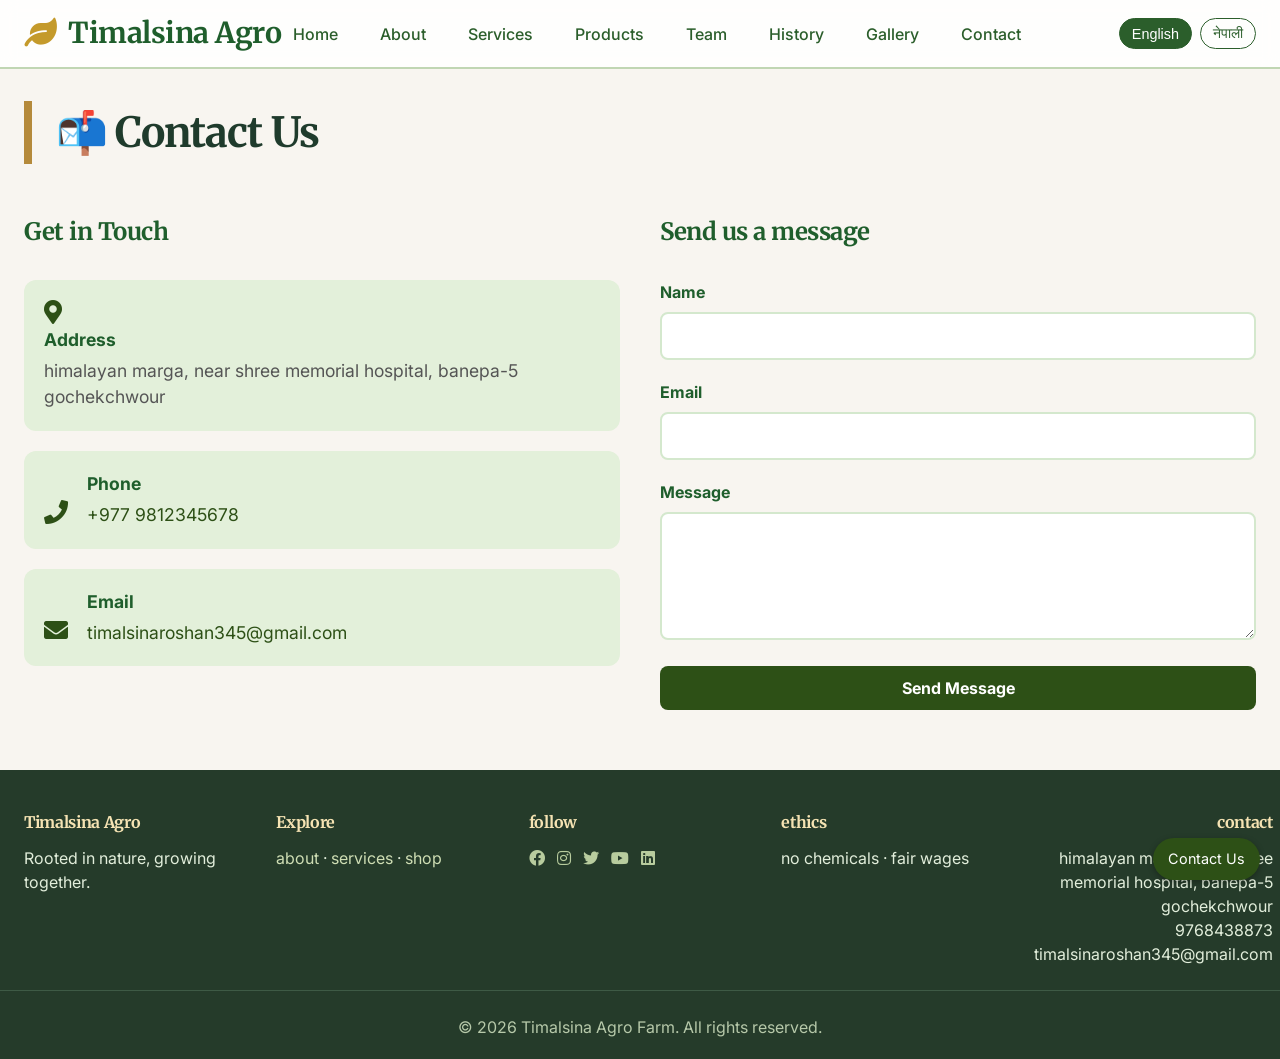
<file: contact.html>
<!DOCTYPE html>
<html lang="en">
<head>
  <meta charset="UTF-8">
  <meta name="viewport" content="width=device-width, initial-scale=1.0">
  <title>Contact - Timalsina Agro Farm</title>
  <link rel="stylesheet" href="https://use.fontawesome.com/releases/v5.15.4/css/all.css">
  <link href="https://fonts.googleapis.com/css2?family=Inter:opsz@14..32&family=Merriweather:wght@400;700&display=swap" rel="stylesheet">
  <link rel="stylesheet" href="about.css">
  <script src="translations.js"></script>
</head>
<body>
  <nav class="navbar">
    <div class="container nav-container">
      <div class="logo">
        <a href="index.html"><i class="fas fa-leaf"></i> Timalsina Agro</a>
      </div>
      <div class="nav-links">
        <a href="index.html" data-translate="nav-home">Home</a>
        <a href="aboutus.html" data-translate="nav-about">About</a>
        <a href="service.html" data-translate="nav-services">Services</a>
        <a href="product.html" data-translate="nav-products">Products</a>
        <a href="member.html" data-translate="nav-team">Team</a>
        <a href="history.html" data-translate="nav-history">History</a>
        <a href="image.html" data-translate="nav-gallery">Gallery</a>
        <a href="contact.html" data-translate="nav-contact">Contact</a>
      </div>
      <div class="language-switcher">
        <button data-lang="en" class="lang-btn active">English</button>
        <button data-lang="ne" class="lang-btn">नेपाली</button>
      </div>
    </div>
  </nav>

  <main class="container">
    <h1 class="page-title" data-translate="contact-title">📬 Contact Us</h1>
    
    <div style="display: grid; grid-template-columns: 1fr 1fr; gap: 40px; margin: 50px 0;">
      <section class="contact-info">
        <h2 style="color:#1f5e2c; margin-bottom:30px;" data-translate="contact-subtitle">Get in Touch</h2>
        
        <div class="contact-card" style="background:#e3f0da; padding:20px; border-radius:12px; margin-bottom:20px; animation: fadeInUp 0.6s ease-out;">
          <i class="fas fa-map-marker-alt" style="color:#2d5016; font-size:1.5rem; margin-right:15px;"></i>
          <div style="display:inline-block;">
            <p style="margin:0; font-weight:bold; color:#1f5e2c;" data-translate="contact-address-label">Address</p>
            <p style="margin:5px 0 0 0; color:#555;" data-translate="contact-address">123 Green Valley Road, Agriculture Town</p>
          </div>
        </div>

        <div class="contact-card" style="background:#e3f0da; padding:20px; border-radius:12px; margin-bottom:20px; animation: fadeInUp 0.7s ease-out;">
          <i class="fas fa-phone" style="color:#2d5016; font-size:1.5rem; margin-right:15px;"></i>
          <div style="display:inline-block;">
            <p style="margin:0; font-weight:bold; color:#1f5e2c;" data-translate="contact-phone-label">Phone</p>
            <p style="margin:5px 0 0 0; color:#555;"><a href="tel:+97798123456" style="color:#2d5016; text-decoration:none;" data-translate="contact-phone">+977 9812345678</a></p>
          </div>
        </div>

        <div class="contact-card" style="background:#e3f0da; padding:20px; border-radius:12px; animation: fadeInUp 0.8s ease-out;">
          <i class="fas fa-envelope" style="color:#2d5016; font-size:1.5rem; margin-right:15px;"></i>
          <div style="display:inline-block;">
            <p style="margin:0; font-weight:bold; color:#1f5e2c;" data-translate="contact-email-label">Email</p>
            <p style="margin:5px 0 0 0; color:#555;"><a href="mailto:info@timalsinaagro.com" style="color:#2d5016; text-decoration:none;" data-translate="contact-email">info@timalsinaagro.com</a></p>
          </div>
        </div>
      </section>

      <section class="contact-form" style="animation: fadeInUp 0.9s ease-out;">
        <h2 style="color:#1f5e2c; margin-bottom:30px;" data-translate="contact-form-heading">Send us a message</h2>
        <form action="https://formspree.io/f/mpqywjnn" method="POST">
          <div style="margin-bottom:20px;">
            <label for="name" style="display:block; color:#1f5e2c; font-weight:bold; margin-bottom:8px;" data-translate="contact-form-name">Name</label>
            <input type="text" id="name" name="name" required style="width:100%; padding:12px; border:2px solid #d4e8cd; border-radius:8px; font-family:inherit; transition:border-color 0.3s; box-sizing:border-box;" onfocus="this.style.borderColor='#2d5016';" onblur="this.style.borderColor='#d4e8cd';"><br>
          </div>
          <div style="margin-bottom:20px;">
            <label for="email" style="display:block; color:#1f5e2c; font-weight:bold; margin-bottom:8px;" data-translate="contact-form-email">Email</label>
            <input type="email" id="email" name="email" required style="width:100%; padding:12px; border:2px solid #d4e8cd; border-radius:8px; font-family:inherit; transition:border-color 0.3s; box-sizing:border-box;" onfocus="this.style.borderColor='#2d5016';" onblur="this.style.borderColor='#d4e8cd';"><br>
          </div>
          <div style="margin-bottom:20px;">
            <label for="message" style="display:block; color:#1f5e2c; font-weight:bold; margin-bottom:8px;" data-translate="contact-form-message">Message</label>
            <textarea id="message" name="message" rows="5" required style="width:100%; padding:12px; border:2px solid #d4e8cd; border-radius:8px; font-family:inherit; resize:vertical; transition:border-color 0.3s; box-sizing:border-box;" onfocus="this.style.borderColor='#2d5016';" onblur="this.style.borderColor='#d4e8cd';"></textarea><br>
          </div>
          <button type="submit" style="background:#2d5016; color:white; padding:12px 30px; border:none; border-radius:8px; font-size:1rem; font-weight:bold; cursor:pointer; transition:background 0.3s, transform 0.2s; width:100%;" onmouseover="this.style.background='#1f5e2c'; this.style.transform='translateY(-2px)';" onmouseout="this.style.background='#2d5016'; this.style.transform='translateY(0)';">Send Message</button>
        </form>
      </section>
    </div>
  </main>

  <footer class="footer">
    <div class="container">
      <div>
        <h4>Timalsina Agro</h4>
        <p>Rooted in nature, growing together.</p>
      </div>
      <div>
        <h4>Explore</h4>
        <a href="aboutus.html">about</a> · <a href="service.html">services</a> · <a href="product.html">shop</a>
      </div>
      <div>
        <h4>follow</h4>
        <a href="https://facebook.com/YourPage" target="_blank"><i class="fab fa-facebook"></i></a>
        <a href="https://instagram.com/YourProfile" target="_blank"><i class="fab fa-instagram"></i></a>
        <a href="https://twitter.com/YourHandle" target="_blank"><i class="fab fa-twitter"></i></a>
        <a href="https://youtube.com/YourChannel" target="_blank"><i class="fab fa-youtube"></i></a>
        <a href="https://linkedin.com/in/YourProfile" target="_blank"><i class="fab fa-linkedin"></i></a>
      </div>
      <div>
        <h4>ethics</h4>
        <p>no chemicals · fair wages</p>
      </div>
      <div style="margin-left:auto; text-align:right;">
        <h4>contact</h4>
        <p>himalayan marga, near shree memorial hospital, banepa-5 gochekchwour<br>9768438873<br>timalsinaroshan345@gmail.com</p>
      </div>
    </div>
    <div class="copyright">
      <p>© 2026 Timalsina Agro Farm. All rights reserved.</p>
    </div>
    <a href="contact.html" style="position:fixed; bottom:20px; right:20px; background:#2d5016; color:white; padding:10px 15px; border-radius:50px; text-decoration:none; font-size:0.9rem; box-shadow:0 2px 6px rgba(0,0,0,0.3);">Contact Us</a>
  </footer>
</body>
</html>
</file>
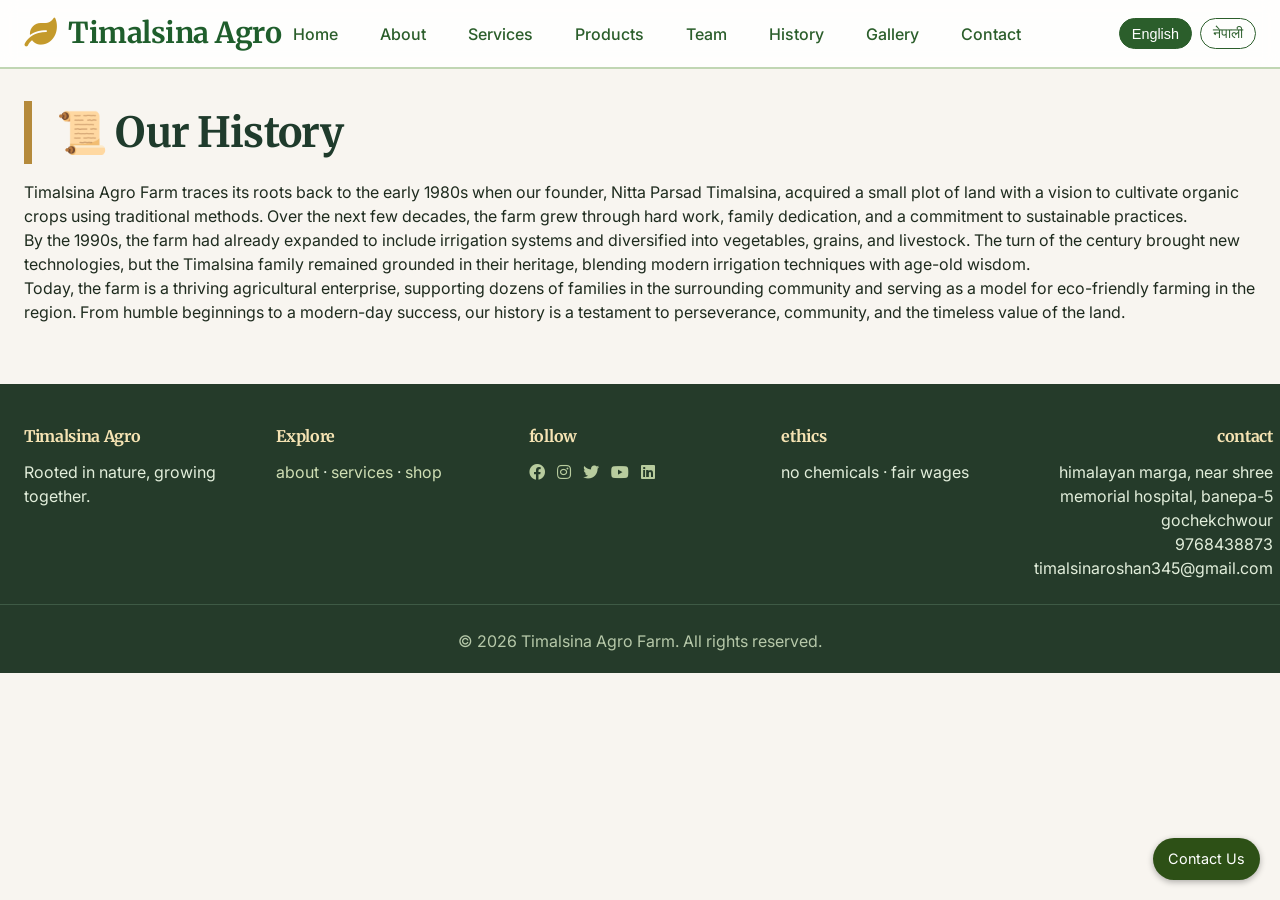
<file: history.html>
<!DOCTYPE html>
<html lang="en">
<head>
  <meta charset="UTF-8">
  <meta name="viewport" content="width=device-width, initial-scale=1.0">
  <title>History - Timalsina Agro Farm</title>
  <link rel="stylesheet" href="https://use.fontawesome.com/releases/v5.15.4/css/all.css">
  <link href="https://fonts.googleapis.com/css2?family=Inter:opsz@14..32&family=Merriweather:wght@400;700&display=swap" rel="stylesheet">
  <link rel="stylesheet" href="about.css">
  <script src="translations.js"></script>
</head>
<body>
  <nav class="navbar">
    <div class="container nav-container">
      <div class="logo">
        <a href="index.html"><i class="fas fa-leaf"></i> Timalsina Agro</a>
      </div>
      <div class="nav-links">
        <a href="index.html" data-translate="nav-home">Home</a>
        <a href="aboutus.html" data-translate="nav-about">About</a>
        <a href="service.html" data-translate="nav-services">Services</a>
        <a href="product.html" data-translate="nav-products">Products</a>
        <a href="member.html" data-translate="nav-team">Team</a>
        <a href="history.html" data-translate="nav-history">History</a>
        <a href="image.html" data-translate="nav-gallery">Gallery</a>
        <a href="contact.html" data-translate="nav-contact">Contact</a>
      </div>
      <div class="language-switcher">
        <button data-lang="en" class="lang-btn active">English</button>
        <button data-lang="ne" class="lang-btn">नेपाली</button>
      </div>
    </div>
  </nav>

  <main class="container">
    <h1 class="page-title" data-translate="history-title">📜 Our History</h1>
    <section class="history-content">
      <p data-translate="history-para1">Timalsina Agro Farm traces its roots back to the early 1980s when our founder, Nitta Parsad
      Timalsina, acquired a small plot of land with a vision to cultivate organic crops using
      traditional methods. Over the next few decades, the farm grew through hard work, family
      dedication, and a commitment to sustainable practices.</p>

      <p data-translate="history-para2">By the 1990s, the farm had already expanded to include irrigation systems and diversified
      into vegetables, grains, and livestock. The turn of the century brought new technologies,
      but the Timalsina family remained grounded in their heritage, blending modern irrigation
      techniques with age-old wisdom.</p>

      <p data-translate="history-para3">Today, the farm is a thriving agricultural enterprise, supporting dozens of families
      in the surrounding community and serving as a model for eco-friendly farming in the
      region. From humble beginnings to a modern-day success, our history is a testament
      to perseverance, community, and the timeless value of the land.</p>
    </section>
  </main>

  <footer class="footer">
    <div class="container">
      <div>
        <h4>Timalsina Agro</h4>
        <p>Rooted in nature, growing together.</p>
      </div>
      <div>
        <h4>Explore</h4>
        <a href="aboutus.html">about</a> · <a href="service.html">services</a> · <a href="product.html">shop</a>
      </div>
      <div>
        <h4>follow</h4>
        <a href="https://facebook.com/YourPage" target="_blank"><i class="fab fa-facebook"></i></a>
        <a href="https://instagram.com/YourProfile" target="_blank"><i class="fab fa-instagram"></i></a>
        <a href="https://twitter.com/YourHandle" target="_blank"><i class="fab fa-twitter"></i></a>
        <a href="https://youtube.com/YourChannel" target="_blank"><i class="fab fa-youtube"></i></a>
        <a href="https://linkedin.com/in/YourProfile" target="_blank"><i class="fab fa-linkedin"></i></a>
      </div>
      <div>
        <h4>ethics</h4>
        <p>no chemicals · fair wages</p>
      </div>
      <div style="margin-left:auto; text-align:right;">
        <h4>contact</h4>
        <p>himalayan marga, near shree memorial hospital, banepa-5 gochekchwour<br>9768438873<br>timalsinaroshan345@gmail.com</p>
      </div>
    </div>
    <div class="copyright">
      <p>© 2026 Timalsina Agro Farm. All rights reserved.</p>
    </div>
    <a href="contact.html" style="position:fixed; bottom:20px; right:20px; background:#2d5016; color:white; padding:10px 15px; border-radius:50px; text-decoration:none; font-size:0.9rem; box-shadow:0 2px 6px rgba(0,0,0,0.3);">Contact Us</a>
  </footer>
</body>
</html>
</file>
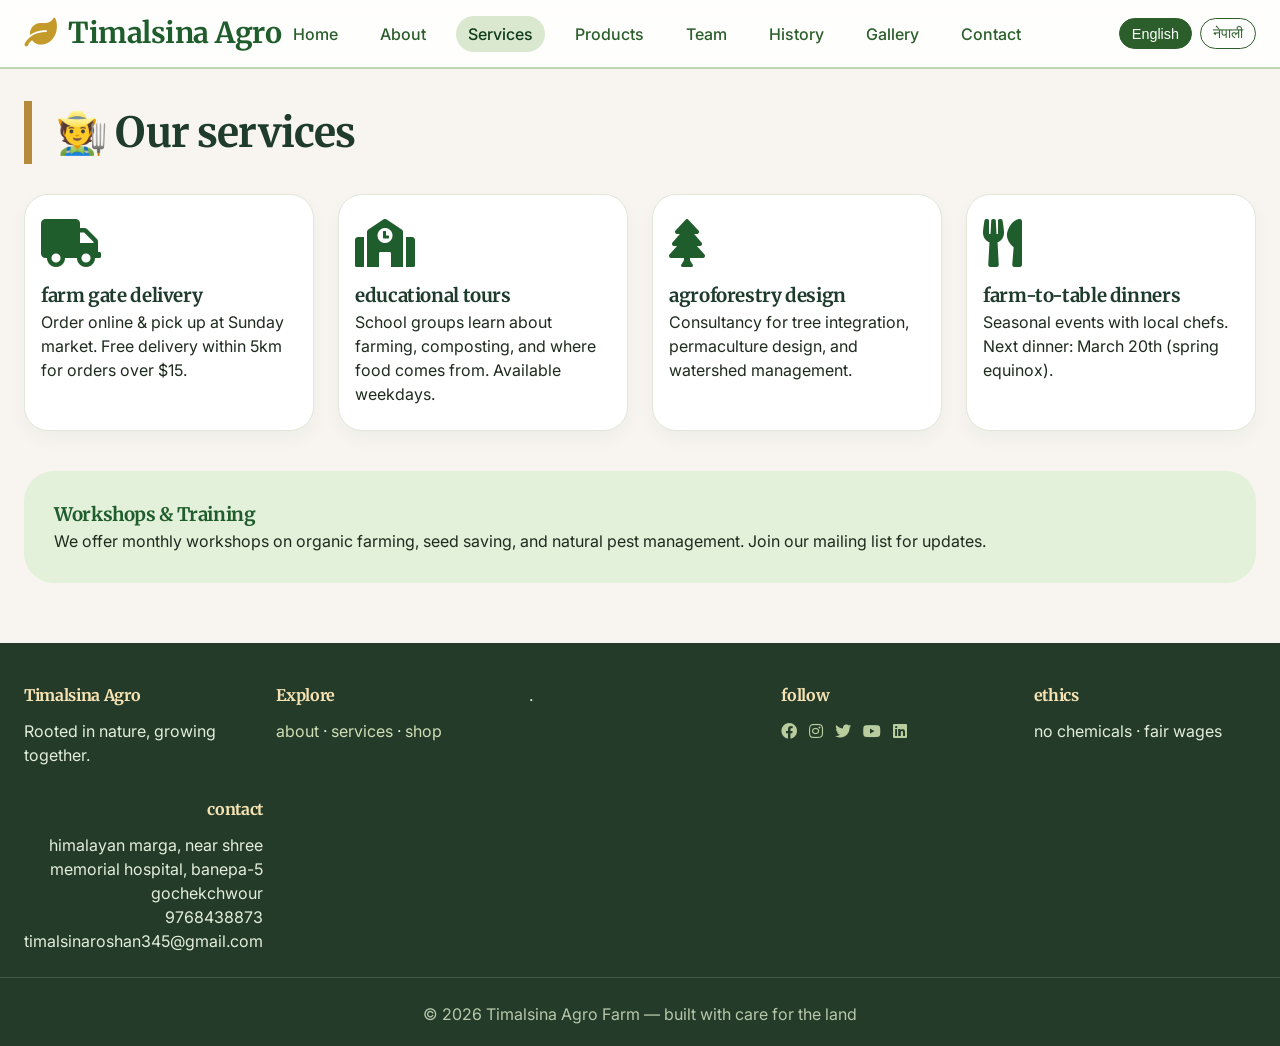
<file: service.html>
<!DOCTYPE html>
<html lang="en">
<head>
  <meta charset="UTF-8">
  <meta name="viewport" content="width=device-width, initial-scale=1.0">
  <title>Services - Timalsina Agro Farm</title>
  <link rel="stylesheet" href="https://use.fontawesome.com/releases/v5.15.4/css/all.css">
  <link href="https://fonts.googleapis.com/css2?family=Inter:opsz@14..32&family=Merriweather:wght@400;700&display=swap" rel="stylesheet">
  <link rel="stylesheet" href="about.css">
  <script src="translations.js"></script>
</head>
<body>
  <nav class="navbar">
    <div class="container nav-container">
      <div class="logo">
        <a href="index.html"><i class="fas fa-leaf"></i> Timalsina Agro</a>
      </div>
      <div class="nav-links">
        <a href="index.html" data-translate="nav-home">Home</a>
        <a href="aboutus.html" data-translate="nav-about">About</a>
        <a href="service.html" data-translate="nav-services">Services</a>
        <a href="product.html" data-translate="nav-products">Products</a>
        <a href="member.html" data-translate="nav-team">Team</a>
        <a href="history.html" data-translate="nav-history">History</a>
        <a href="image.html" data-translate="nav-gallery">Gallery</a>
        <a href="contact.html" data-translate="nav-contact">Contact</a>
      </div>
      <div class="language-switcher">
        <button data-lang="en" class="lang-btn active">English</button>
        <button data-lang="ne" class="lang-btn">नेपाली</button>
      </div>
    </div>
  </nav>

  <main class="container">
    <h1 class="page-title" data-translate="services-title">🧑‍🌾 Our services</h1>
    
    <div class="card-grid">
      <div class="card">
        <i class="fas fa-truck fa-3x" style="color:#1f5e2c; margin-bottom: 15px;"></i>
        <h3 data-translate="service-delivery-title">farm gate delivery</h3>
        <p data-translate="service-delivery-desc">Order online & pick up at Sunday market. Free delivery within 5km for orders over $15.</p>
      </div>
      <div class="card">
        <i class="fas fa-school fa-3x" style="color:#1f5e2c; margin-bottom: 15px;"></i>
        <h3 data-translate="service-tours-title">educational tours</h3>
        <p data-translate="service-tours-desc">School groups learn about farming, composting, and where food comes from. Available weekdays.</p>
      </div>
      <div class="card">
        <i class="fas fa-tree fa-3x" style="color:#1f5e2c; margin-bottom: 15px;"></i>
        <h3 data-translate="service-agroforest-title">agroforestry design</h3>
        <p data-translate="service-agroforest-desc">Consultancy for tree integration, permaculture design, and watershed management.</p>
      </div>
      <div class="card">
        <i class="fas fa-utensils fa-3x" style="color:#1f5e2c; margin-bottom: 15px;"></i>
        <h3 data-translate="service-dinners-title">farm-to-table dinners</h3>
        <p data-translate="service-dinners-desc">Seasonal events with local chefs. Next dinner: March 20th (spring equinox).</p>
      </div>
    </div>
    
    <div style="background: #e3f0da; border-radius: 30px; padding: 30px; margin: 40px 0;">
      <h3 style="color:#1f5e2c;" data-translate="service-workshops-title">Workshops & Training</h3>
      <p data-translate="service-workshops-desc">We offer monthly workshops on organic farming, seed saving, and natural pest management. Join our mailing list for updates.</p>
    </div>
  </main>

  <footer class="footer">
    <div class="container">
      <div><h4>Timalsina Agro</h4><p>Rooted in nature, growing together.</p></div>
      <div><h4>Explore</h4><a href="aboutus.html">about</a> · <a href="service.html">services</a> · <a href="product.html">shop</a></div> . 
      <div>
        <h4>follow</h4>
        <a href="https://facebook.com/YourPage" target="_blank" rel="noopener noreferrer"><i class="fab fa-facebook"></i></a>
        <a href="https://instagram.com/YourProfile" target="_blank" rel="noopener noreferrer"><i class="fab fa-instagram"></i></a>
        <a href="https://twitter.com/YourHandle" target="_blank" rel="noopener noreferrer"><i class="fab fa-twitter"></i></a>
        <a href="https://youtube.com/YourChannel" target="_blank" rel="noopener noreferrer"><i class="fab fa-youtube"></i></a>
        <a href="https://linkedin.com/in/YourProfile" target="_blank" rel="noopener noreferrer"><i class="fab fa-linkedin"></i></a>
      </div>
      <div><h4>ethics</h4><p>no chemicals · fair wages</p></div>
      <div style="margin-left:auto; text-align:right;">
        <h4>contact</h4>
        <p>himalayan marga, near shree memorial hospital, banepa-5 gochekchwour<br>9768438873<br>timalsinaroshan345@gmail.com</p>
      </div>
    </div>
    <div class="copyright"><p>© 2026 Timalsina Agro Farm</p></div>
  </footer>

  <script src="about.js"></script>
</body>
</html>
</file>
<file: about.css>
/* === about.css - Timalsina Agro Farm === */
* {
  margin: 0;
  padding: 0;
  box-sizing: border-box;
}

body {
  font-family: 'Inter', sans-serif;
  background: #f8f5f0;
  color: #1e2b1e;
  line-height: 1.5;
  scroll-behavior: smooth;
}

h1, h2, h3, h4 {
  font-family: 'Merriweather', serif;
  font-weight: 700;
  letter-spacing: -0.02em;
  color: #1f3b2c;
}

a {
  text-decoration: none;
  color: #2b5e2b;
}
/* Global image optimization */
img {
  max-width: 100%;
  height: auto;
  display: block;
}

.container {
  max-width: 1280px;
  margin: 0 auto;
  padding: 0 24px;
}

/* Navigation */
.navbar {
  background: #ffffffdd;
  backdrop-filter: blur(8px);
  border-bottom: 2px solid #c0d6b3;
  padding: 12px 0;
  position: sticky;
  top: 0;
  z-index: 100;
}

.nav-container {
  display: flex;
  align-items: center;
  justify-content: space-between;
  flex-wrap: wrap;
}

.logo a {
  font-family: 'Merriweather', serif;
  font-size: 1.8rem;
  font-weight: 700;
  color: #1f5e2c;
  letter-spacing: -0.5px;
}

.logo i {
  color: #c49a2b;
  margin-right: 6px;
}

.nav-links {
  display: flex;
  gap: 18px;
  flex-wrap: wrap;
}

.nav-links a {
  font-weight: 500;
  padding: 6px 12px;
  border-radius: 30px;
  transition: 0.2s;
  font-size: 1rem;
}

.nav-links a:hover, .nav-links a.active {
  background: #d9e8cf;
  color: #0f3b1a;
}

/* Language Switcher */
.language-switcher {
  display: flex;
  gap: 8px;
  margin-left: auto;
}

.lang-btn {
  background: transparent;
  border: 1px solid #2b5e2b;
  color: #2b5e2b;
  padding: 6px 12px;
  border-radius: 20px;
  cursor: pointer;
  font-weight: 500;
  font-size: 0.9rem;
  transition: all 0.3s ease;
}

.lang-btn:hover {
  background: #2b5e2b;
  color: white;
}

.lang-btn.active {
  background: #2b5e2b;
  color: white;
  border-color: #2b5e2b;
}

/* Footer */
.footer {
  background: #253b2a;
  color: #e2eedb;
  padding: 40px 0 20px;
  margin-top: 60px;
}

.footer .container {
  display: grid;
  grid-template-columns: repeat(auto-fit, minmax(200px, 1fr));
  gap: 30px;
}

.footer h4 {
  color: #f5e3b3;
  margin-bottom: 12px;
  font-family: 'Merriweather', serif;
}

.footer a {
  color: #cfdeb4;
}

.footer i {
  margin-right: 8px;
  color: #b8cc9e;
  transition: transform 0.2s, color 0.2s;
}
.footer a i:hover {
  transform: scale(1.3);
  color: #f5e3b3;
}

.copyright {
  text-align: center;
  border-top: 1px solid #3e5a45;
  padding-top: 24px;
  margin-top: 24px;
  color: #b6c8a9;
}

/* Buttons & Cards */
.btn {
  background: #1f5e2c;
  color: white;
  border: none;
  padding: 10px 22px;
  border-radius: 40px;
  font-weight: 600;
  cursor: pointer;
  transition: 0.2s;
  display: inline-block;
}

.btn i {
  margin-right: 6px;
}

.btn:hover {
  background: #2f7a3e;
  transform: scale(1.02);
}

.card-grid {
  display: grid;
  grid-template-columns: repeat(auto-fill, minmax(250px, 1fr));
  gap: 24px;
  margin: 30px 0;
}

.card {
  background: white;
  border-radius: 24px;
  padding: 24px 16px;
  box-shadow: 0 8px 18px rgba(0,40,0,0.04);
  transition: 0.15s;
  border: 1px solid #e0e8d8;
}

.card:hover {
  box-shadow: 0 14px 26px rgba(60, 90, 40, 0.1);
}

.page-title {
  font-size: 2.6rem;
  margin: 32px 0 16px;
  border-left: 8px solid #b58a3b;
  padding-left: 24px;
  font-family: 'Merriweather', serif;
}

hr {
  border: 1px solid #d0ddc0;
  margin: 32px 0;
}

/* Gallery Page */
.gallery {
  display: grid;
  grid-template-columns: repeat(auto-fill, minmax(220px, 1fr));
  gap: 20px;
}

.gallery-item {
  background: #f0f3eb;
  border-radius: 28px;
  padding: 20px 10px;
  text-align: center;
  border: 1px solid #b6cb9e;
  transition: transform 0.2s;
}

.gallery-item:hover {
  transform: translateY(-5px);
}

.gallery-item i {
  font-size: 4rem;
  color: #487a4b;
  margin-bottom: 8px;
}
.lightbox{
  display:none;
  position:fixed;
  top:0;
  left:0;
  width:100%;
  height:100%;
  background:rgba(0,0,0,0.9);
  justify-content:center;
  align-items:center;
}

.lightbox-img{
  max-width:90vw;
  max-height:90vh;
  width:auto;
  height:auto;
  object-fit:contain;
}

.lightbox-close{
  position:absolute;
  top:20px;
  right:40px;
  font-size:40px;
  color:white;
  cursor:pointer;
}
/*gallery image fix*/
.gallery-item img {
  width: 100%;
  height: auto;
  object-fit: cover;
  border-radius: 10px;
  display: block;
  margin: 0 auto;
  transition: transform 0.3s ease;
}

.gallery-item img:hover {
  transform: scale(1.05);
}

/* image hover scaling */
/* image optimization + hover scaling */
.product-gallery img,
.buffalo-image-container img,
.about-images img,
.product-images img {
  width: 100%;
  max-width: 100%;
  height: auto;
  object-fit: cover;
  transition: transform 0.3s ease;
  border-radius: 12px;
}

/* hover animation */
.product-gallery img:hover,
.buffalo-image-container img:hover,
.about-images img:hover,
.product-images img:hover {
  transform: scale(1.05);
}


/* fade-up animation */
@keyframes fadeInUp {
  from { opacity: 0; transform: translateY(20px); }
  to { opacity: 1; transform: translateY(0); }
}
.fade-up {
  animation: fadeInUp 0.6s ease-out both;
}


.gallery-item span {
  display: block;
  font-weight: 500;
  color: #1d451d;
}

.product-images {
  display: grid;
  grid-template-columns: repeat(auto-fit, minmax(200px, 1fr));
  gap: 20px;
  margin: 30px 0;
}

/* Member Team */
.member-card {
  text-align: center;
  background: white;
  border-radius: 40px 40px 24px 24px;
  padding: 24px 12px;
}

.member-card i {
  font-size: 4rem;
  color: #5b8c5a;
  background: #ebf5e0;
  padding: 20px;
  border-radius: 60px;
  margin-bottom: 15px;
}

/* Hero Section */
.hero-section {
  background: #e3f0da;
  border-radius: 40px;
  padding: 36px;
  display: flex;
  flex-wrap: wrap;
  gap: 30px;
  align-items: center;
  margin: 40px 0;
}

.hero-image {
  flex: 1;
  text-align: center;
  background: #fbf3d0;
  border-radius: 28px;
  padding: 28px;
}

.hero-image img{
  width: 100%;
  max-width: 600px;
  height: auto;
  border-radius: 10px;
}


.hero-image i {
  font-size: 5rem;
  color: #2e6b31;
}

/* About Page */
.about-content {
  display: flex;
  gap: 40px;
  flex-wrap: wrap;
}

.about-text {
  flex: 1;
  min-width: 260px;
}

.about-text p {
  margin-bottom: 20px;
  font-size: 1.1rem;
}

.about-highlight {
  flex: 1;
  background: #cbe2be;
  border-radius: 50px;
  padding: 30px;
  text-align: center;
}

.about-highlight i {
  font-size: 4rem;
  color: #1f5e2c;
}

/* History Page */
.timeline {
  list-style: none;
  border-left: 4px solid #b58a3b;
  padding-left: 24px;
}

.timeline li {
  margin: 24px 0;
}

.timeline strong {
  color: #1f5e2c;
  font-size: 1.2rem;
}

/* Contact Page */
.contact-content {
  display: flex;
  gap: 40px;
  flex-wrap: wrap;
}

.contact-info {
  flex: 1;
}

.contact-info p {
  margin: 15px 0;
  font-size: 1.1rem;
}

.contact-hours {
  flex: 1;
  background: #ddecd2;
  border-radius: 40px;
  padding: 30px;
}

.contact-hours h3 {
  margin-bottom: 15px;
  color: #1f3b2c;
}

/* Contact Form Styling */
.contact-card {
  transition: all 0.3s ease;
}

.contact-card:hover {
  transform: translateY(-5px);
  box-shadow: 0 8px 16px rgba(45, 80, 22, 0.15);
}

.contact-form input,
.contact-form textarea {
  font-size: 1rem;
  color: #1e2b1e;
}

.contact-form input::placeholder,
.contact-form textarea::placeholder {
  color: #999;
}

.contact-form button {
  font-family: 'Inter', sans-serif;
}

.contact-form button:hover {
  box-shadow: 0 4px 12px rgba(45, 80, 22, 0.3);
}

.contact-form button:active {
  transform: translateY(0) !important;
}

/* Responsive Design */
@media (max-width: 768px) {
  .nav-container {
    flex-direction: column;
    gap: 15px;
  }
  
  .language-switcher {
    width: 100%;
    justify-content: center;
    margin-left: 0;
  }
  
  .page-title {
    font-size: 2.2rem;
  }
  
  .hero-section {
    padding: 25px;
  }
  
  .footer .container {
    grid-template-columns: 1fr 1fr;
  }
}

@media (max-width: 480px) {
  .nav-links {
    justify-content: center;
    gap: 10px;
  }
  
  .nav-links a {
    font-size: 0.9rem;
    padding: 4px 8px;
  }
  
  .language-switcher {
    width: 100%;
    justify-content: center;
    gap: 8px;
    margin-left: 0;
    margin-top: 10px;
  }
  
  .lang-btn {
    padding: 6px 10px;
    font-size: 0.85rem;
  }
  
  .page-title {
    font-size: 1.8rem;
  }
  
  .card-grid {
    grid-template-columns: 1fr;
  }
  
  .footer .container {
    grid-template-columns: 1fr;
  }
  
  .gallery {
    grid-template-columns: 1fr 1fr;
  }
}

/* Utility Classes */
.text-center {
  text-align: center;
}

.mt-20 {
  margin-top: 20px;
}

.mb-20 {
  margin-bottom: 20px;
}

.farm-icon {
  color: #1f5e2c;
  margin-right: 8px;
}

/* Lightbox Styles */
.lightbox{
  display:none;
  position:fixed;
  top:0;
  left:0;
  width:100%;
  height:100%;
  background:rgba(0,0,0,0.9);
  justify-content:center;
  align-items:center;
}

.lightbox-img{
  max-width:90vw;
  max-height:90vh;
  width:auto;
  height:auto;
  object-fit:contain;
}

.lightbox-close{
  position:absolute;
  top:20px;
  right:40px;
  font-size:40px;
  color:white;
  cursor:pointer;
}
</file>
